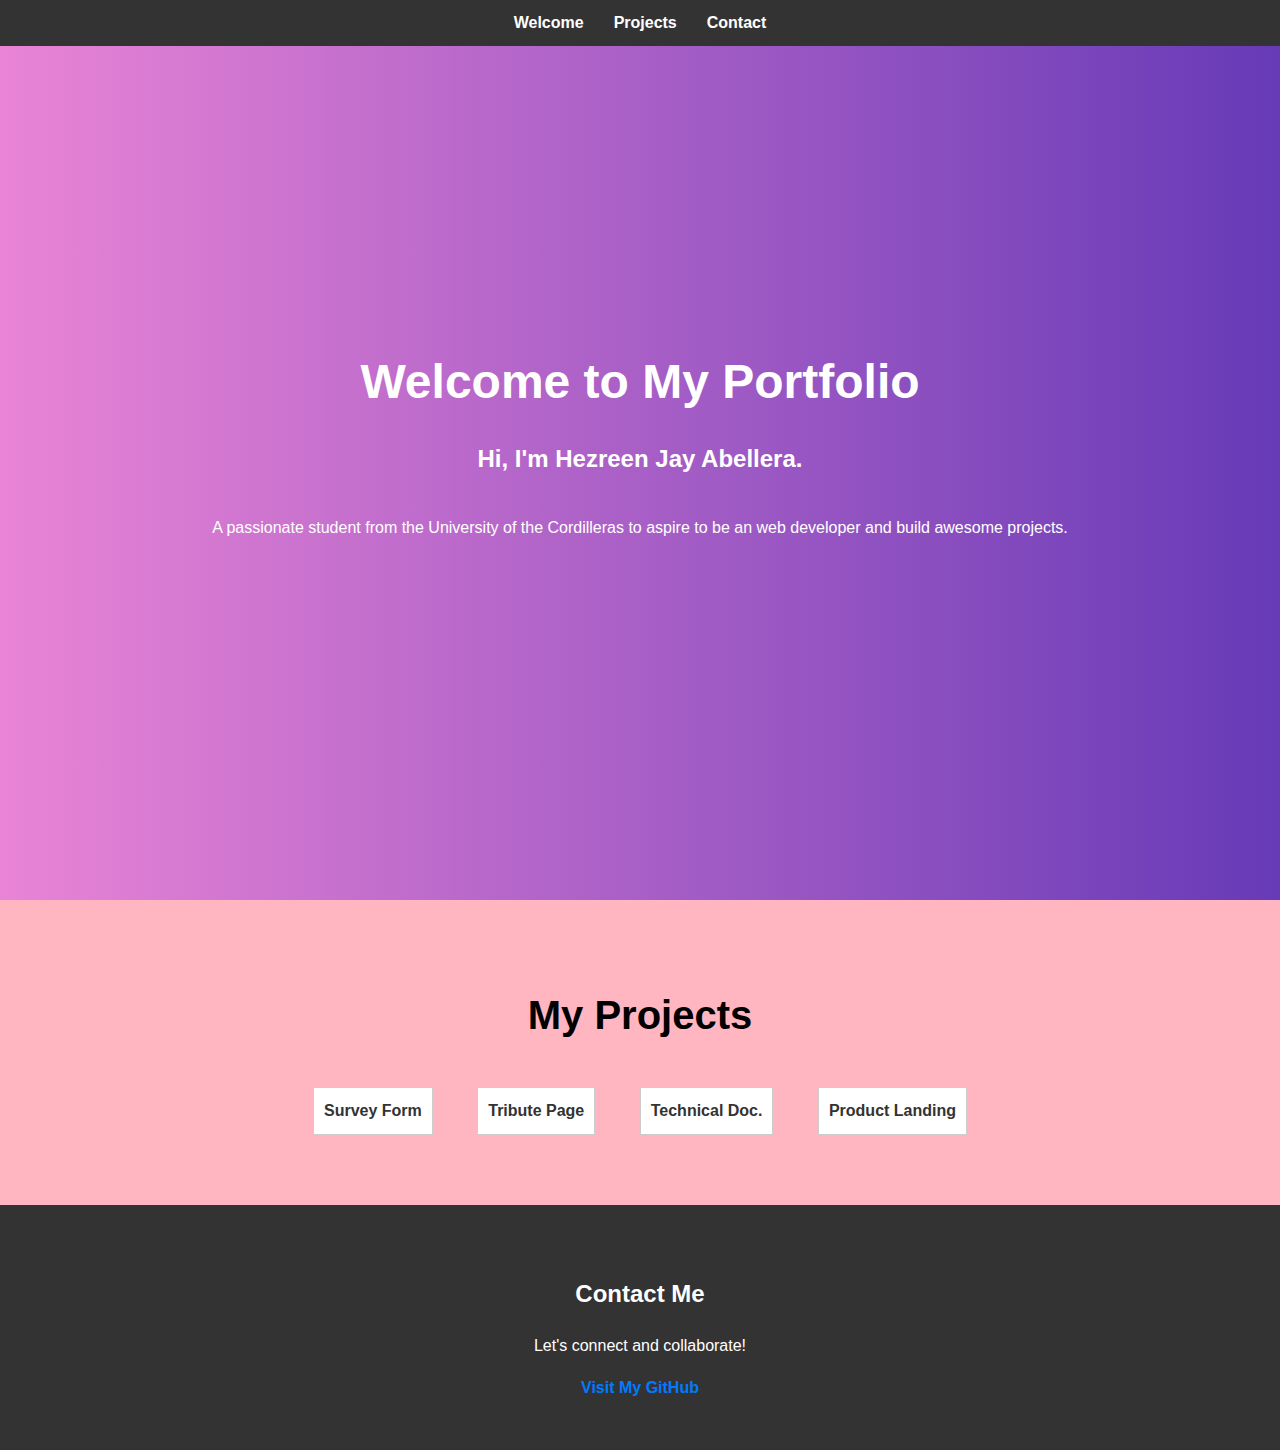
<file: portfolio/index.html>
<!DOCTYPE html>
<html lang="en">
<head>
  <meta charset="UTF-8">
  <meta name="viewport" content="width=device-width, initial-scale=1.0">
  <title>Personal Portfolio</title>
  <link rel="stylesheet" href="styles.css">
</head>
<body>
 
  <nav id="navbar">
    <ul>
      <li><a href="#welcome-section">Welcome</a></li>
      <li><a href="#projects">Projects</a></li>
      <li><a href="#contact">Contact</a></li>
    </ul>
  </nav>

  <section id="welcome-section">
    <h1>Welcome to My Portfolio</h1>
    <h2>Hi, I'm Hezreen Jay Abellera.</h2> <p>A passionate student from the University of the Cordilleras to aspire to be an web developer and build awesome projects.</p>
  </section>

  <section id="projects">
    <h2>My Projects</h2>
    <div class="project-tile">
      <a href="https://github.com/hezrn/235790213-ABELLERA/tree/main/Survey" target="_blank">Survey Form</a>
    </div>
    <div class="project-tile">
      <a href="https://github.com/hezrn/235790213-ABELLERA/tree/main/Tribute" target="_blank">Tribute Page</a>
    </div>
    <div class="project-tile">
      <a href="https://github.com/hezrn/235790213-ABELLERA/tree/main/technical%20doc" target="_blank">Technical Doc.</a>
    </div>
    <div class="project-tile">
      <a href="https://github.com/hezrn/235790213-ABELLERA/tree/main/product" target="_blank">Product Landing</a>
    </div>
  </section>
  <section id="contact">
    <h2>Contact Me</h2>
    <p>Let's connect and collaborate!</p>
    <a id="profile-link" href="https://github.com/hezrn" target="_blank">Visit My GitHub</a>
  </section>
</body>
</html>
</file>
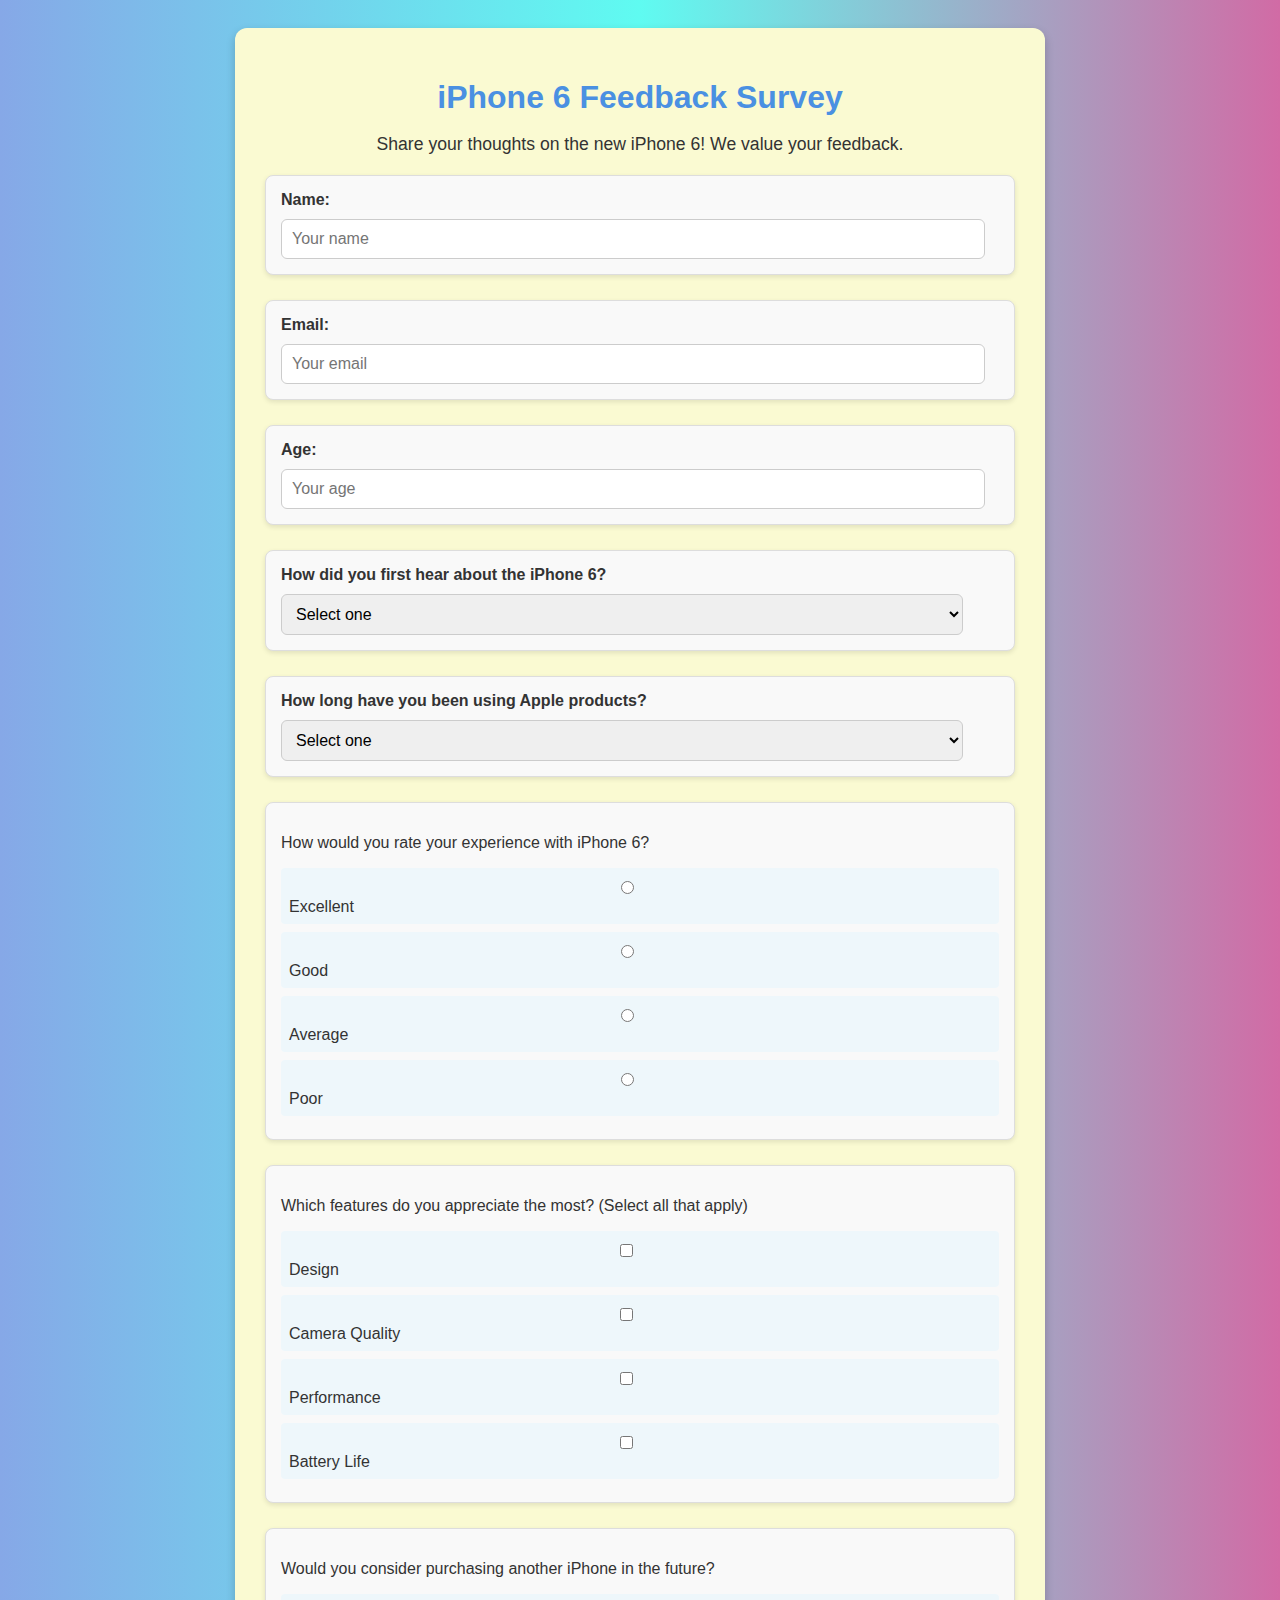
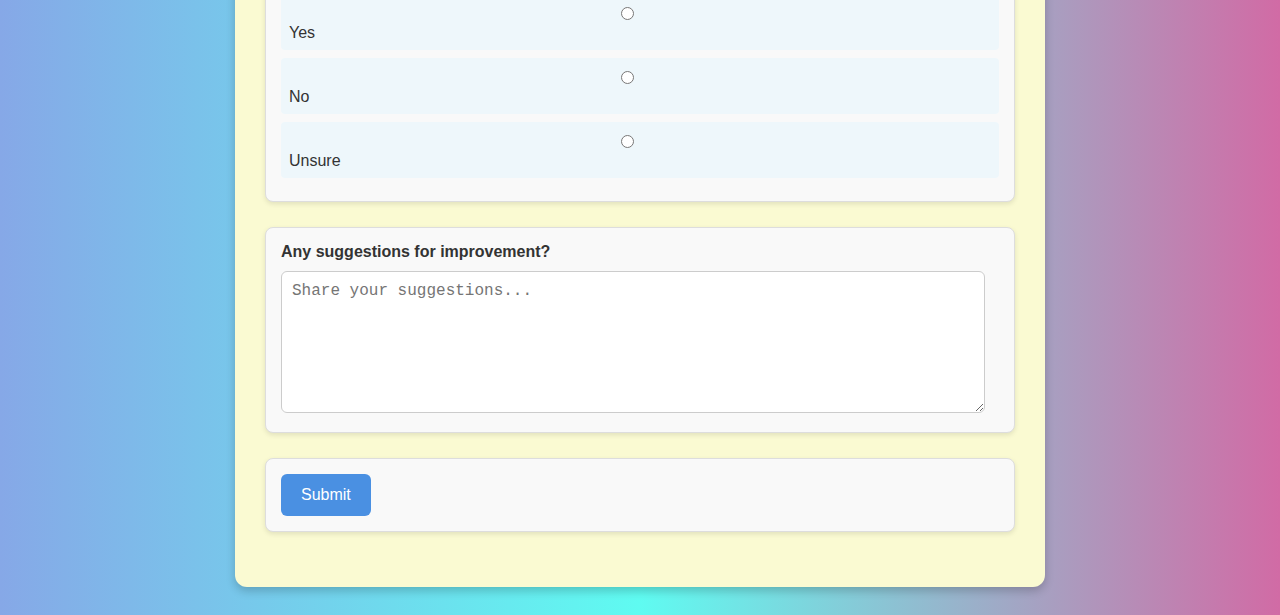
<file: Survey-form/index.html>
<!DOCTYPE html>
<html lang="en">
<head>
    <meta charset="UTF-8">
    <meta name="viewport" content="width=device-width, initial-scale=1.0">
    <title>iPhone 6 Feedback Survey</title>
    <link rel="stylesheet" href="styles.css">
</head>
<body>

    <div class="survey-container">
        <h1 id="title">iPhone 6 Feedback Survey</h1>
        <p id="description">Share your thoughts on the new iPhone 6! We value your feedback.</p>

        <form id="survey-form">
            <!-- Name Input -->
            <div class="form-group">
                <label id="name-label" for="name">Name:</label>
                <input type="text" id="name" name="name" placeholder="Your name" required>
            </div>

            <!-- Email Input -->
            <div class="form-group">
                <label id="email-label" for="email">Email:</label>
                <input type="email" id="email" name="email" placeholder="Your email" required>
            </div>

            <!-- Age Input -->
            <div class="form-group">
                <label id="number-label" for="number">Age:</label>
                <input type="number" id="number" name="age" placeholder="Your age" min="18" max="100" required>
            </div>

            <!-- Select Dropdown -->
            <div class="form-group">
                <label for="dropdown">How did you first hear about the iPhone 6?</label>
                <select id="dropdown" name="source" required>
                    <option value="" disabled selected>Select one</option>
                    <option value="social media">Social Media</option>
                    <option value="news">News/Media</option>
                    <option value="friends">Friends/Family</option>
                    <option value="advertisement">Advertisement</option>
                </select>
            </div>

            <!-- New Question - How long have you been using Apple products? -->
            <div class="form-group">
                <label for="usage">How long have you been using Apple products?</label>
                <select id="usage" name="usage">
                    <option value="" disabled selected>Select one</option>
                    <option value="less than a year">Less than a year</option>
                    <option value="1-3 years">1-3 years</option>
                    <option value="3-5 years">3-5 years</option>
                    <option value="more than 5 years">More than 5 years</option>
                </select>
            </div>

            <!-- Radio Buttons -->
            <div class="form-group">
                <p>How would you rate your experience with iPhone 6?</p>
                <label class="radio-label">
                    <input type="radio" name="experience" value="excellent" required> Excellent
                </label>
                <label class="radio-label">
                    <input type="radio" name="experience" value="good"> Good
                </label>
                <label class="radio-label">
                    <input type="radio" name="experience" value="average"> Average
                </label>
                <label class="radio-label">
                    <input type="radio" name="experience" value="poor"> Poor
                </label>
            </div>

            <!-- Checkboxes -->
            <div class="form-group">
                <p>Which features do you appreciate the most? (Select all that apply)</p>
                <label class="checkbox-label">
                    <input type="checkbox" name="features" value="design"> Design
                </label>
                <label class="checkbox-label">
                    <input type="checkbox" name="features" value="camera"> Camera Quality
                </label>
                <label class="checkbox-label">
                    <input type="checkbox" name="features" value="performance"> Performance
                </label>
                <label class="checkbox-label">
                    <input type="checkbox" name="features" value="battery"> Battery Life
                </label>
            </div>

            <!-- New Question - Purchase Decision -->
            <div class="form-group">
                <p>Would you consider purchasing another iPhone in the future?</p>
                <label class="radio-label">
                    <input type="radio" name="purchase-decision" value="yes" required> Yes
                </label>
                <label class="radio-label">
                    <input type="radio" name="purchase-decision" value="no"> No
                </label>
                <label class="radio-label">
                    <input type="radio" name="purchase-decision" value="unsure"> Unsure
                </label>
            </div>

            <!-- Text Area -->
            <div class="form-group">
                <label for="comments">Any suggestions for improvement?</label>
                <textarea id="comments" name="comments" placeholder="Share your suggestions..."></textarea>
            </div>

            <!-- Submit Button -->
            <div class="form-group">
                <button type="submit" id="submit">Submit</button>
            </div>
        </form>
    </div>

</body>
</html>
</file>
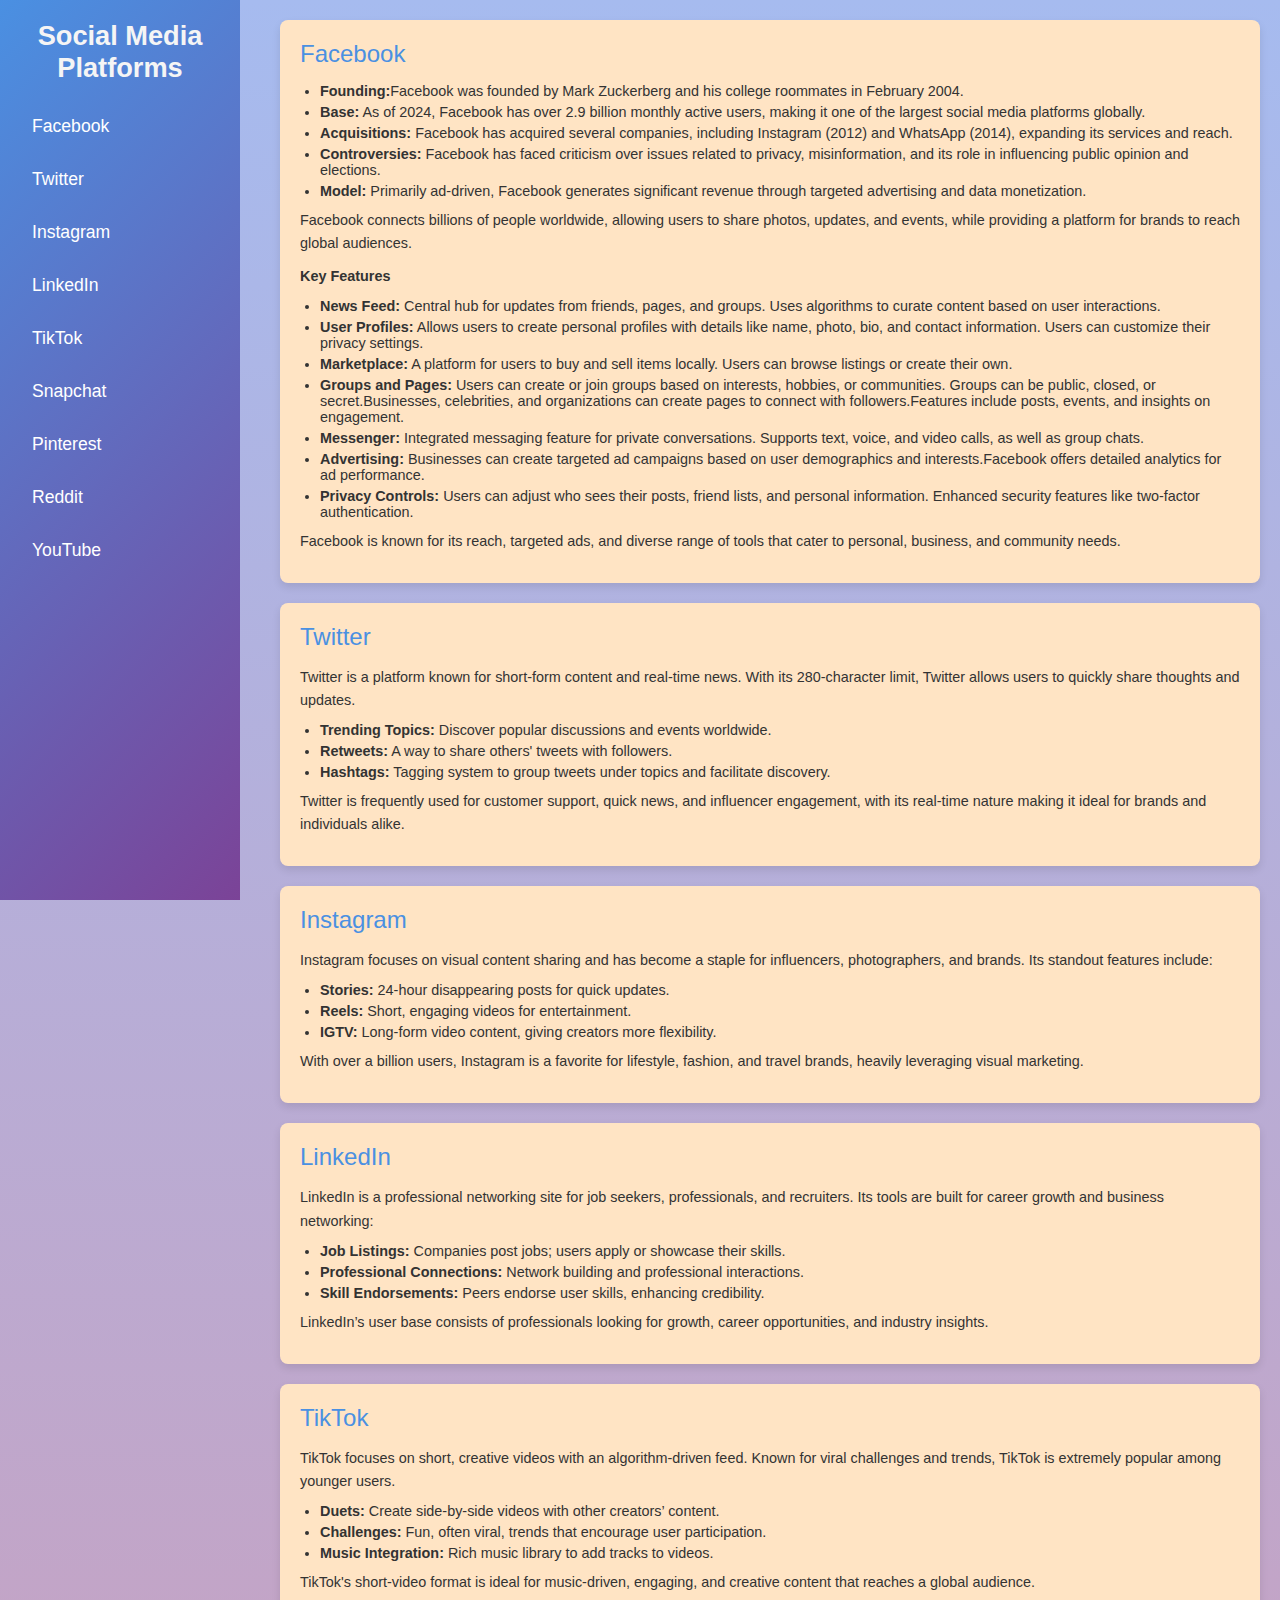
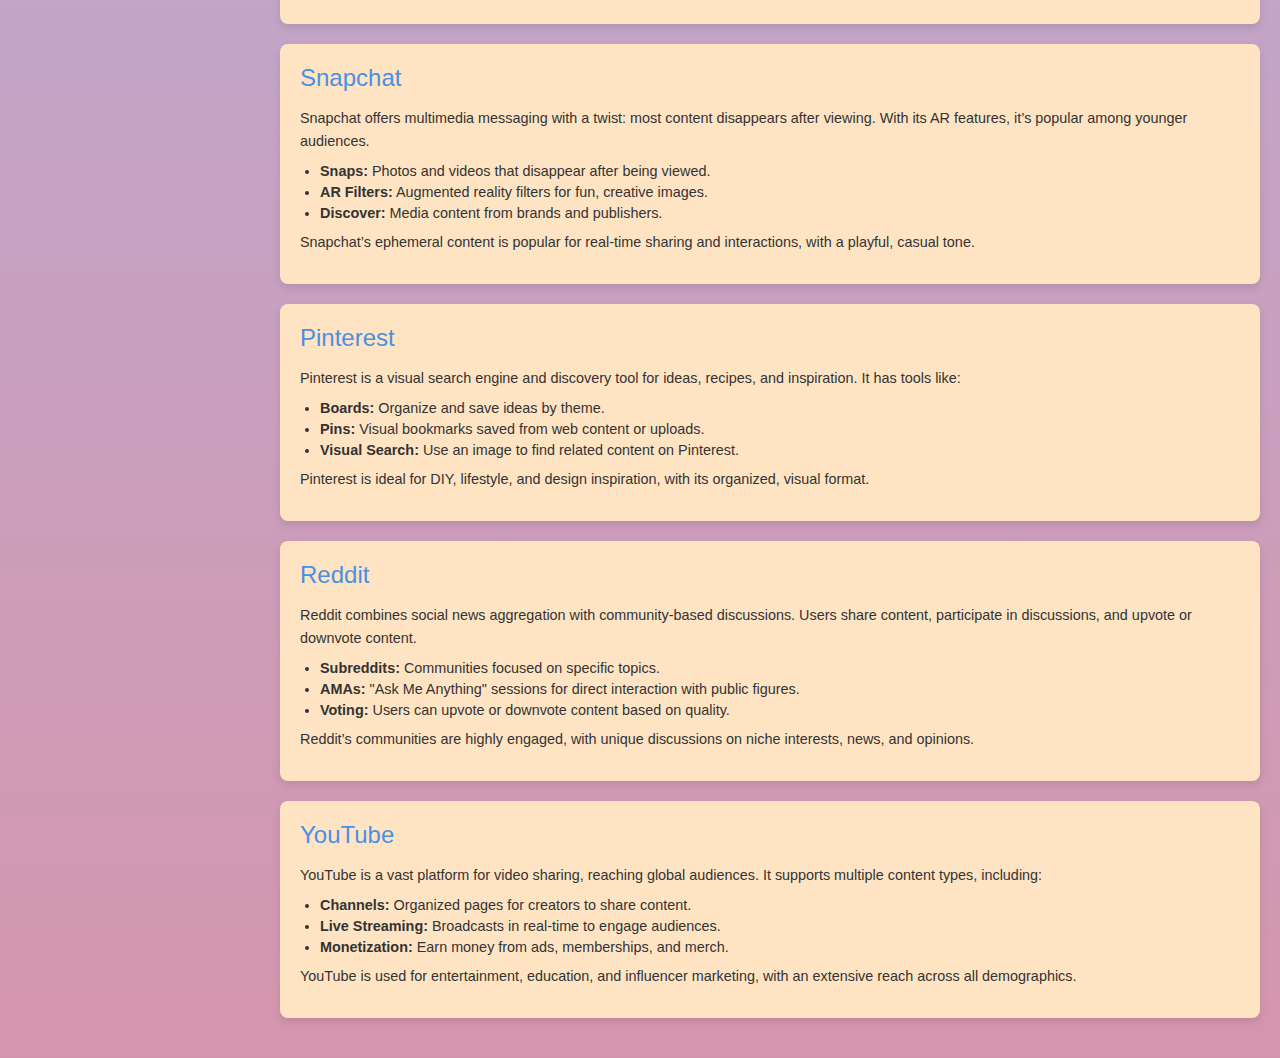
<file: Technical-doc/index.html>
<!DOCTYPE html>
<html lang="en">
<head>
  <meta charset="UTF-8">
  <meta name="viewport" content="width=device-width, initial-scale=1.0">
  <title>Social Media Platforms Documentation</title>
  <link rel="stylesheet" href="styles.css">
</head>
<body>

  <!-- Navbar -->
  <nav id="navbar">
    <header>Social Media Platforms</header>
    <a href="#Facebook" class="nav-link">Facebook</a>
    <a href="#Twitter" class="nav-link">Twitter</a>
    <a href="#Instagram" class="nav-link">Instagram</a>
    <a href="#LinkedIn" class="nav-link">LinkedIn</a>
    <a href="#TikTok" class="nav-link">TikTok</a>
    <a href="#Snapchat" class="nav-link">Snapchat</a>
    <a href="#Pinterest" class="nav-link">Pinterest</a>
    <a href="#Reddit" class="nav-link">Reddit</a>
    <a href="#YouTube" class="nav-link">YouTube</a>
  </nav>

  <!-- Main Documentation Content -->
  <main id="main-doc">
    <section id="Facebook" class="main-section">
      <header>Facebook</header>
      <ul>
        <li><strong>Founding:</strong>Facebook was founded by Mark Zuckerberg and his college roommates in February 2004.</li>
        <li><strong>Base:</strong> As of 2024, Facebook has over 2.9 billion monthly active users, making it one of the largest social media platforms globally.</li>
        <li><strong>Acquisitions:</strong> Facebook has acquired several companies, including Instagram (2012) and WhatsApp (2014), expanding its services and reach.</li>
        <li><strong> Controversies:</strong> Facebook has faced criticism over issues related to privacy, misinformation, and its role in influencing public opinion and elections.</li>
        <li><strong> Model:</strong> Primarily ad-driven, Facebook generates significant revenue through targeted advertising and data monetization.</li></ul>
        <p>Facebook connects billions of people worldwide, allowing users to share photos, updates, and events, while providing a platform for brands to reach global audiences.</p>
        <p><strong>Key Features</strong></p>
        <ul>
        <li><strong>News Feed:</strong> Central hub for updates from friends, pages, and groups. Uses algorithms to curate content based on user interactions.</li>
        <li><strong>User Profiles:</strong> Allows users to create personal profiles with details like name, photo, bio, and contact information. Users can customize their privacy settings.</li>
        <li><strong>Marketplace:</strong> A platform for users to buy and sell items locally. Users can browse listings or create their own.</li>
        <li><strong>Groups and Pages:</strong> Users can create or join groups based on interests, hobbies, or communities. Groups can be public, closed, or secret.Businesses, celebrities, and organizations can create pages to connect with followers.Features include posts, events, and insights on engagement.</li>
        <li><strong>Messenger:</strong> Integrated messaging feature for private conversations. Supports text, voice, and video calls, as well as group chats.</li>
        <li><strong>Advertising:</strong> Businesses can create targeted ad campaigns based on user demographics and interests.Facebook offers detailed analytics for ad performance.</li>
        <li><strong>Privacy Controls:</strong> Users can adjust who sees their posts, friend lists, and personal information. Enhanced security features like two-factor authentication.</li>
    </ul>
      <p>Facebook is known for its reach, targeted ads, and diverse range of tools that cater to personal, business, and community needs.</p>
    </section>

    <section id="Twitter" class="main-section">
      <header>Twitter</header>
      <p>Twitter is a platform known for short-form content and real-time news. With its 280-character limit, Twitter allows users to quickly share thoughts and updates.</p>
      <ul>
        <li><strong>Trending Topics:</strong> Discover popular discussions and events worldwide.</li>
        <li><strong>Retweets:</strong> A way to share others' tweets with followers.</li>
        <li><strong>Hashtags:</strong> Tagging system to group tweets under topics and facilitate discovery.</li>
      </ul>
      <p>Twitter is frequently used for customer support, quick news, and influencer engagement, with its real-time nature making it ideal for brands and individuals alike.</p>
    </section>

    <section id="Instagram" class="main-section">
      <header>Instagram</header>
      <p>Instagram focuses on visual content sharing and has become a staple for influencers, photographers, and brands. Its standout features include:</p>
      <ul>
        <li><strong>Stories:</strong> 24-hour disappearing posts for quick updates.</li>
        <li><strong>Reels:</strong> Short, engaging videos for entertainment.</li>
        <li><strong>IGTV:</strong> Long-form video content, giving creators more flexibility.</li>
      </ul>
      <p>With over a billion users, Instagram is a favorite for lifestyle, fashion, and travel brands, heavily leveraging visual marketing.</p>
    </section>

    <section id="LinkedIn" class="main-section">
      <header>LinkedIn</header>
      <p>LinkedIn is a professional networking site for job seekers, professionals, and recruiters. Its tools are built for career growth and business networking:</p>
      <ul>
        <li><strong>Job Listings:</strong> Companies post jobs; users apply or showcase their skills.</li>
        <li><strong>Professional Connections:</strong> Network building and professional interactions.</li>
        <li><strong>Skill Endorsements:</strong> Peers endorse user skills, enhancing credibility.</li>
      </ul>
      <p>LinkedIn’s user base consists of professionals looking for growth, career opportunities, and industry insights.</p>
    </section>

    <section id="TikTok" class="main-section">
      <header>TikTok</header>
      <p>TikTok focuses on short, creative videos with an algorithm-driven feed. Known for viral challenges and trends, TikTok is extremely popular among younger users.</p>
      <ul>
        <li><strong>Duets:</strong> Create side-by-side videos with other creators’ content.</li>
        <li><strong>Challenges:</strong> Fun, often viral, trends that encourage user participation.</li>
        <li><strong>Music Integration:</strong> Rich music library to add tracks to videos.</li>
      </ul>
      <p>TikTok's short-video format is ideal for music-driven, engaging, and creative content that reaches a global audience.</p>
    </section>

    <section id="Snapchat" class="main-section">
      <header>Snapchat</header>
      <p>Snapchat offers multimedia messaging with a twist: most content disappears after viewing. With its AR features, it’s popular among younger audiences.</p>
      <ul>
        <li><strong>Snaps:</strong> Photos and videos that disappear after being viewed.</li>
        <li><strong>AR Filters:</strong> Augmented reality filters for fun, creative images.</li>
        <li><strong>Discover:</strong> Media content from brands and publishers.</li>
      </ul>
      <p>Snapchat’s ephemeral content is popular for real-time sharing and interactions, with a playful, casual tone.</p>
    </section>

    <section id="Pinterest" class="main-section">
      <header>Pinterest</header>
      <p>Pinterest is a visual search engine and discovery tool for ideas, recipes, and inspiration. It has tools like:</p>
      <ul>
        <li><strong>Boards:</strong> Organize and save ideas by theme.</li>
        <li><strong>Pins:</strong> Visual bookmarks saved from web content or uploads.</li>
        <li><strong>Visual Search:</strong> Use an image to find related content on Pinterest.</li>
      </ul>
      <p>Pinterest is ideal for DIY, lifestyle, and design inspiration, with its organized, visual format.</p>
    </section>

    <section id="Reddit" class="main-section">
      <header>Reddit</header>
      <p>Reddit combines social news aggregation with community-based discussions. Users share content, participate in discussions, and upvote or downvote content.</p>
      <ul>
        <li><strong>Subreddits:</strong> Communities focused on specific topics.</li>
        <li><strong>AMAs:</strong> "Ask Me Anything" sessions for direct interaction with public figures.</li>
        <li><strong>Voting:</strong> Users can upvote or downvote content based on quality.</li>
      </ul>
      <p>Reddit’s communities are highly engaged, with unique discussions on niche interests, news, and opinions.</p>
    </section>

    <section id="YouTube" class="main-section">
      <header>YouTube</header>
      <p>YouTube is a vast platform for video sharing, reaching global audiences. It supports multiple content types, including:</p>
      <ul>
        <li><strong>Channels:</strong> Organized pages for creators to share content.</li>
        <li><strong>Live Streaming:</strong> Broadcasts in real-time to engage audiences.</li>
        <li><strong>Monetization:</strong> Earn money from ads, memberships, and merch.</li>
      </ul>
      <p>YouTube is used for entertainment, education, and influencer marketing, with an extensive reach across all demographics.</p>
    </section>
  </main>
</body>
</html>
</file>
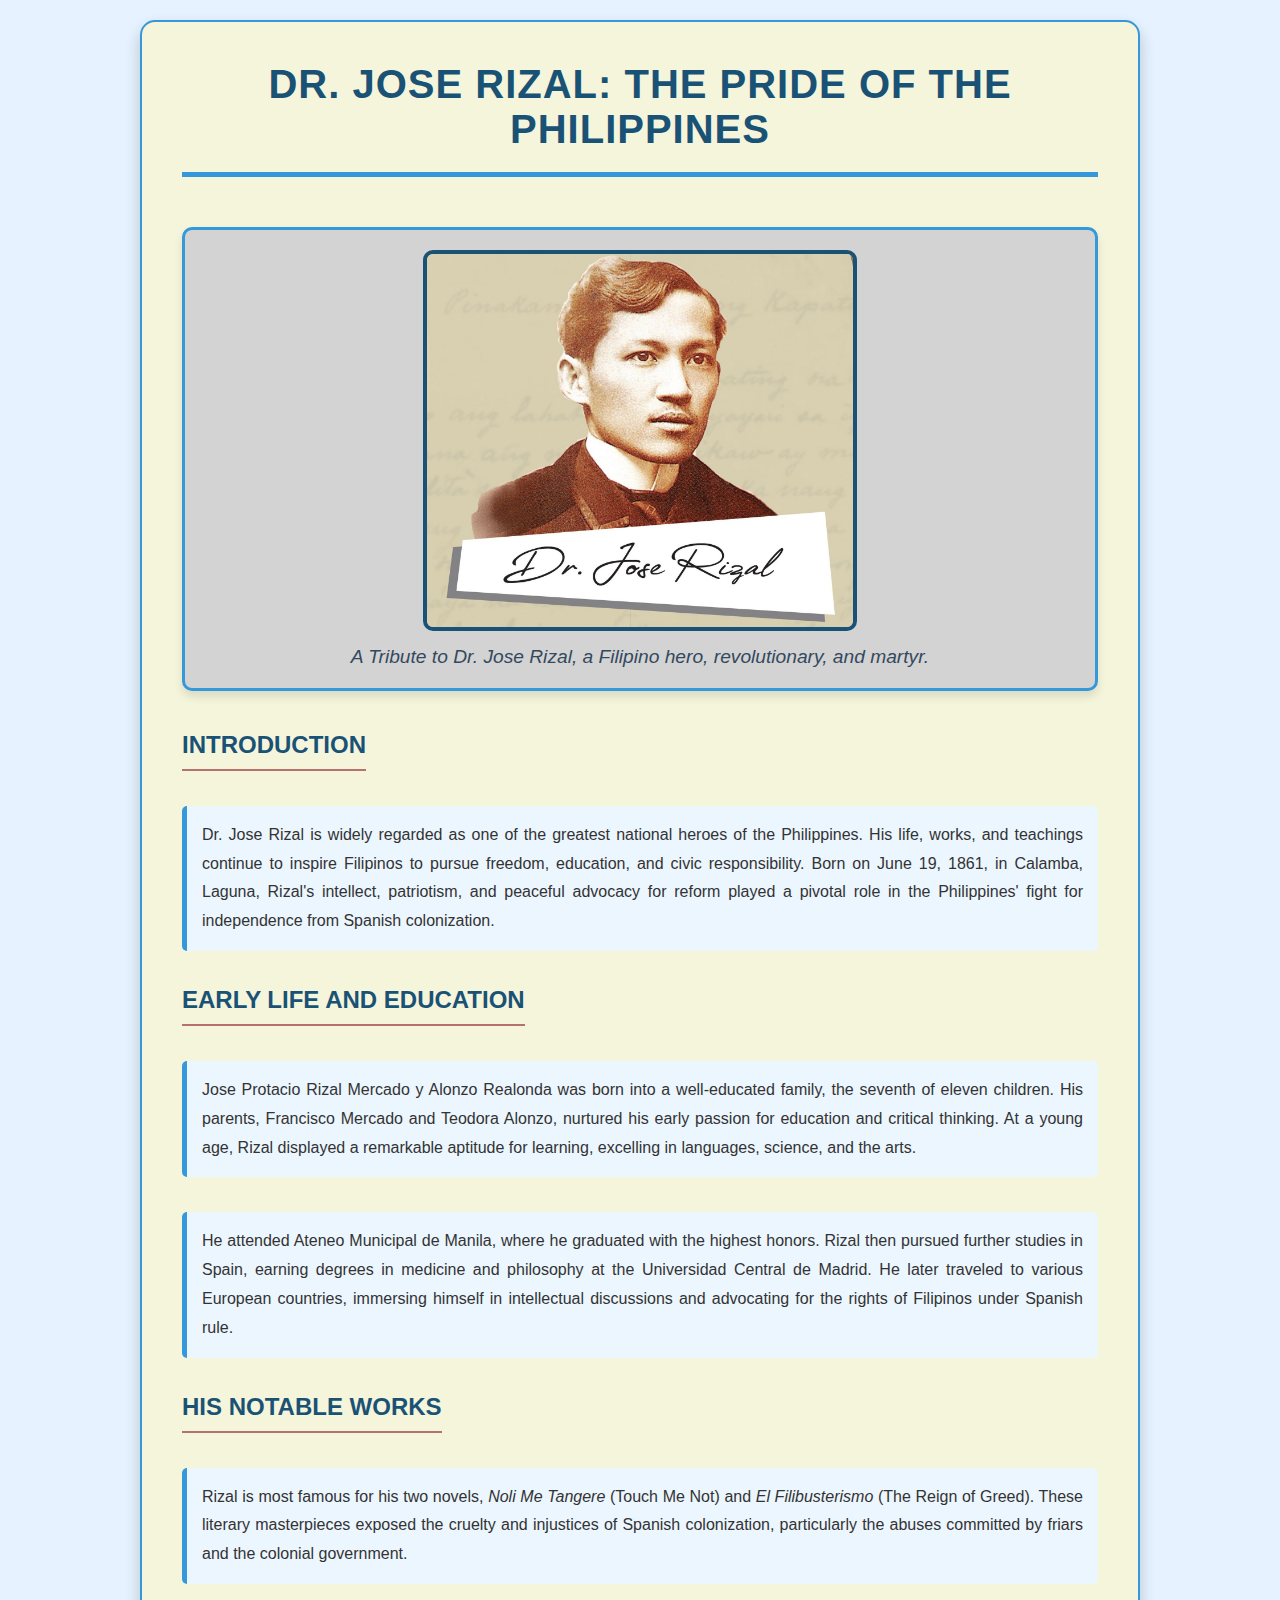
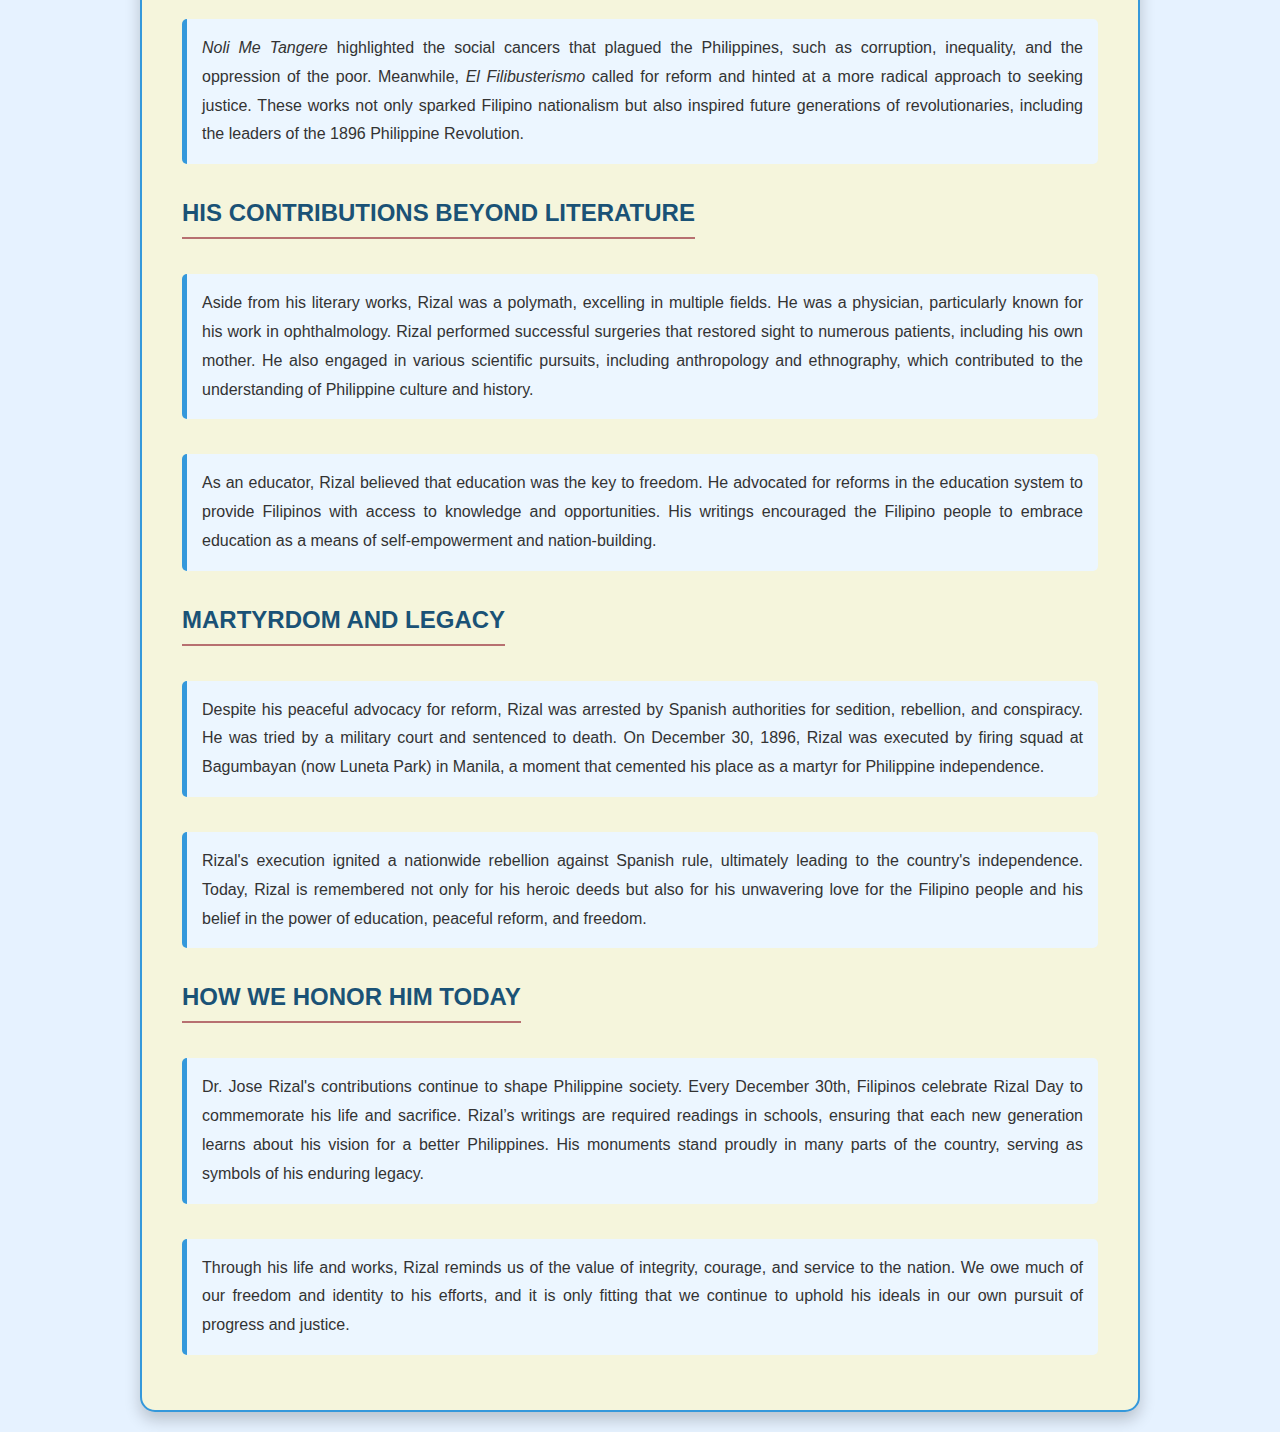
<file: Tribute/index.html>
<!DOCTYPE html>
<html lang="en">
<head>
    <meta charset="UTF-8">
    <meta name="viewport" content="width=device-width, initial-scale=1.0">
    <title>Dr. Jose Rizal - A Tribute</title>
    <link rel="stylesheet" href="styles.css">
</head>
<body>
    <main id="main">
        <section id="tribute-content">
            <h1 id="title">Dr. Jose Rizal: The Pride of the Philippines</h1>
            <figure id="img-div">
                <img id="image" src="joserizal.jpg" alt="Dr. Jose Rizal">
                <figcaption id="img-caption">A Tribute to Dr. Jose Rizal, a Filipino hero, revolutionary, and martyr.</figcaption>
            </figure>
            
            <div id="tribute-info">
                <h2>Introduction</h2>
                <p>
                    Dr. Jose Rizal is widely regarded as one of the greatest national heroes of the Philippines. His life, works, and teachings continue to inspire Filipinos to pursue freedom, education, and civic responsibility. Born on June 19, 1861, in Calamba, Laguna, Rizal's intellect, patriotism, and peaceful advocacy for reform played a pivotal role in the Philippines' fight for independence from Spanish colonization.
                </p>
                
                <h2>Early Life and Education</h2>
                <p>
                    Jose Protacio Rizal Mercado y Alonzo Realonda was born into a well-educated family, the seventh of eleven children. His parents, Francisco Mercado and Teodora Alonzo, nurtured his early passion for education and critical thinking. At a young age, Rizal displayed a remarkable aptitude for learning, excelling in languages, science, and the arts.
                </p>
                <p>
                    He attended Ateneo Municipal de Manila, where he graduated with the highest honors. Rizal then pursued further studies in Spain, earning degrees in medicine and philosophy at the Universidad Central de Madrid. He later traveled to various European countries, immersing himself in intellectual discussions and advocating for the rights of Filipinos under Spanish rule.
                </p>
                
                <h2>His Notable Works</h2>
                <p>
                    Rizal is most famous for his two novels, <i>Noli Me Tangere</i> (Touch Me Not) and <i>El Filibusterismo</i> (The Reign of Greed). These literary masterpieces exposed the cruelty and injustices of Spanish colonization, particularly the abuses committed by friars and the colonial government. 
                </p>
                <p>
                    <i>Noli Me Tangere</i> highlighted the social cancers that plagued the Philippines, such as corruption, inequality, and the oppression of the poor. Meanwhile, <i>El Filibusterismo</i> called for reform and hinted at a more radical approach to seeking justice. These works not only sparked Filipino nationalism but also inspired future generations of revolutionaries, including the leaders of the 1896 Philippine Revolution.
                </p>

                <h2>His Contributions Beyond Literature</h2>
                <p>
                    Aside from his literary works, Rizal was a polymath, excelling in multiple fields. He was a physician, particularly known for his work in ophthalmology. Rizal performed successful surgeries that restored sight to numerous patients, including his own mother. He also engaged in various scientific pursuits, including anthropology and ethnography, which contributed to the understanding of Philippine culture and history.
                </p>
                <p>
                    As an educator, Rizal believed that education was the key to freedom. He advocated for reforms in the education system to provide Filipinos with access to knowledge and opportunities. His writings encouraged the Filipino people to embrace education as a means of self-empowerment and nation-building.
                </p>

                <h2>Martyrdom and Legacy</h2>
                <p>
                    Despite his peaceful advocacy for reform, Rizal was arrested by Spanish authorities for sedition, rebellion, and conspiracy. He was tried by a military court and sentenced to death. On December 30, 1896, Rizal was executed by firing squad at Bagumbayan (now Luneta Park) in Manila, a moment that cemented his place as a martyr for Philippine independence.
                </p>
                <p>
                    Rizal's execution ignited a nationwide rebellion against Spanish rule, ultimately leading to the country's independence. Today, Rizal is remembered not only for his heroic deeds but also for his unwavering love for the Filipino people and his belief in the power of education, peaceful reform, and freedom.
                </p>

                <h2>How We Honor Him Today</h2>
                <p>
                    Dr. Jose Rizal's contributions continue to shape Philippine society. Every December 30th, Filipinos celebrate Rizal Day to commemorate his life and sacrifice. Rizal’s writings are required readings in schools, ensuring that each new generation learns about his vision for a better Philippines. His monuments stand proudly in many parts of the country, serving as symbols of his enduring legacy.
                </p>
                <p>
                    Through his life and works, Rizal reminds us of the value of integrity, courage, and service to the nation. We owe much of our freedom and identity to his efforts, and it is only fitting that we continue to uphold his ideals in our own pursuit of progress and justice.
                </p>
            </div>
        </section>
    </main>
</body>
</html>
</file>
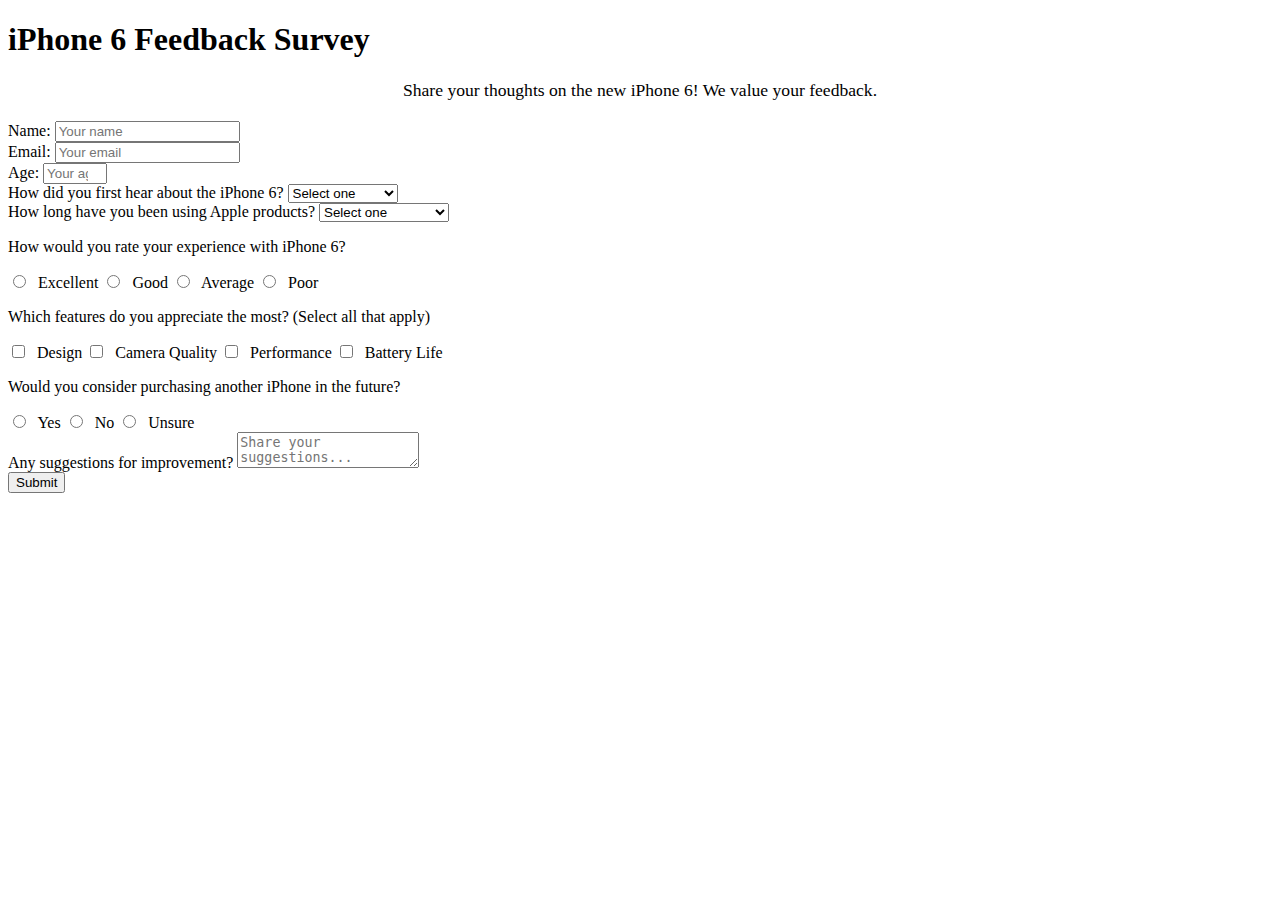
<file: Surveyf/surveyform.html>
<!DOCTYPE html>
<html lang="en">
<head>
    <meta charset="UTF-8">
    <meta name="viewport" content="width=device-width, initial-scale=1.0">
    <title>iPhone 6 Feedback Survey</title>
    <link rel="stylesheet" href="surveyform.css">
</head>
<body>

    <div class="survey-container">
        <h1 id="title">iPhone 6 Feedback Survey</h1>
        <p id="description">Share your thoughts on the new iPhone 6! We value your feedback.</p>

        <form id="survey-form">
            <!-- Name Input -->
            <div class="form-group">
                <label id="name-label" for="name">Name:</label>
                <input type="text" id="name" name="name" placeholder="Your name" required>
            </div>

            <!-- Email Input -->
            <div class="form-group">
                <label id="email-label" for="email">Email:</label>
                <input type="email" id="email" name="email" placeholder="Your email" required>
            </div>

            <!-- Age Input -->
            <div class="form-group">
                <label id="number-label" for="number">Age:</label>
                <input type="number" id="number" name="age" placeholder="Your age" min="18" max="100" required>
            </div>

            <!-- Select Dropdown -->
            <div class="form-group">
                <label for="dropdown">How did you first hear about the iPhone 6?</label>
                <select id="dropdown" name="source" required>
                    <option value="" disabled selected>Select one</option>
                    <option value="social media">Social Media</option>
                    <option value="news">News/Media</option>
                    <option value="friends">Friends/Family</option>
                    <option value="advertisement">Advertisement</option>
                </select>
            </div>

            <!-- New Question - How long have you been using Apple products? -->
            <div class="form-group">
                <label for="usage">How long have you been using Apple products?</label>
                <select id="usage" name="usage">
                    <option value="" disabled selected>Select one</option>
                    <option value="less than a year">Less than a year</option>
                    <option value="1-3 years">1-3 years</option>
                    <option value="3-5 years">3-5 years</option>
                    <option value="more than 5 years">More than 5 years</option>
                </select>
            </div>

            <!-- Radio Buttons -->
            <div class="form-group">
                <p>How would you rate your experience with iPhone 6?</p>
                <label class="radio-label">
                    <input type="radio" name="experience" value="excellent" required> Excellent
                </label>
                <label class="radio-label">
                    <input type="radio" name="experience" value="good"> Good
                </label>
                <label class="radio-label">
                    <input type="radio" name="experience" value="average"> Average
                </label>
                <label class="radio-label">
                    <input type="radio" name="experience" value="poor"> Poor
                </label>
            </div>

            <!-- Checkboxes -->
            <div class="form-group">
                <p>Which features do you appreciate the most? (Select all that apply)</p>
                <label class="checkbox-label">
                    <input type="checkbox" name="features" value="design"> Design
                </label>
                <label class="checkbox-label">
                    <input type="checkbox" name="features" value="camera"> Camera Quality
                </label>
                <label class="checkbox-label">
                    <input type="checkbox" name="features" value="performance"> Performance
                </label>
                <label class="checkbox-label">
                    <input type="checkbox" name="features" value="battery"> Battery Life
                </label>
            </div>

            <!-- New Question - Purchase Decision -->
            <div class="form-group">
                <p>Would you consider purchasing another iPhone in the future?</p>
                <label class="radio-label">
                    <input type="radio" name="purchase-decision" value="yes" required> Yes
                </label>
                <label class="radio-label">
                    <input type="radio" name="purchase-decision" value="no"> No
                </label>
                <label class="radio-label">
                    <input type="radio" name="purchase-decision" value="unsure"> Unsure
                </label>
            </div>

            <!-- Text Area -->
            <div class="form-group">
                <label for="comments">Any suggestions for improvement?</label>
                <textarea id="comments" name="comments" placeholder="Share your suggestions..."></textarea>
            </div>

            <!-- Submit Button -->
            <div class="form-group">
                <button type="submit" id="submit">Submit</button>
            </div>
        </form>
    </div>

</body>
</html>
</file>
<file: portfolio/styles.css>
body {
  margin: 0;
  font-family: Arial, sans-serif;
  line-height: 1.6;
}

#navbar {
  position: fixed;
  top: 0;
  width: 100%;
  background: #333;
  color: white;
  padding: 10px 0;
  z-index: 1000;
}

#navbar ul {
  list-style: none;
  margin: 0;
  padding: 0;
  display: flex;
  justify-content: center;
}

#navbar li {
  margin: 0 15px;
}

#navbar a {
  color: white;
  text-decoration: none;
  font-weight: bold;
}

#navbar a:hover {
  text-decoration: underline;
}

#welcome-section {
  height: 100vh;
  display: flex;
  flex-direction: column;
  justify-content: center;
  align-items: center;
  background: linear-gradient(90deg, #e984d6, #673ab7);
  color: white;
  text-align: center;
}

#welcome-section h1 {
  margin: 0;
  font-size: 3rem;
}

#projects {
  padding: 50px;
  background: lightpink;
  text-align: center;
}

#projects h2 {
  font-size: 2.5rem;
  margin-bottom: 20px;
}

.project-tile {
  margin: 20px;
  padding: 10px;
  border: 1px solid #ccc;
  background: #fff;
  display: inline-block;
}

.project-tile a {
  text-decoration: none;
  color: #333;
  font-weight: bold;
}

.project-tile a:hover {
  color: #007bff;
}

#contact {
  padding: 50px;
  background: #333;
  color: white;
  text-align: center;
}

#contact a {
  color: #007bff;
  text-decoration: none;
  font-weight: bold;
}

#contact a:hover {
  text-decoration: underline;
}

@media (max-width: 768px) {
  #navbar ul {
    flex-direction: column;
  }

  .project-tile {
    width: 90%;
    margin: 10px auto;
  }
}
</file>
<file: Survey-form/styles.css>
body {
  font-family: 'Arial', sans-serif;
  background: linear-gradient(to right, #86A8E7, #5FFBF1, #D16BA5);
  padding: 20px;
  color: #333;
}

.survey-container {
  background-color: lightgoldenrodyellow;
  max-width: 750px;
  margin: 0 auto;
  padding: 30px;
  border-radius: 12px;
  box-shadow: 0 4px 10px rgba(0, 0, 0, 0.2);
}

h1 {
  color: #4a90e2;
  text-align: center;
  margin-bottom: 10px;
}

#description {
  text-align: center;
  font-size: 1.1em;
  margin-bottom: 20px;
}

.form-group {
  margin-bottom: 25px;
  padding: 15px;
  border: 1px solid #ddd;
  border-radius: 8px;
  background-color: #f9f9f9;
  box-shadow: 0 2px 5px rgba(0, 0, 0, 0.1);
}

label {
  display: block;
  margin-bottom: 5px;
  font-weight: bold;
  color: #333;
}

input, select, textarea {
  width: 95%;
  padding: 10px;
  margin-top: 5px;
  border: 1px solid #ccc;
  border-radius: 6px;
  font-size: 16px;
}

.radio-label, .checkbox-label {
  display: block;
  margin-bottom: 8px;
  font-weight: normal;
  cursor: pointer;
  background-color: #eef7fb;
  padding: 8px;
  border-radius: 4px;
  transition: background-color 0.3s ease;
}

.radio-label:hover, .checkbox-label:hover {
  background-color: #d8ecf6;
}

button {
  background-color: #4a90e2;
  color: white;
  padding: 12px 20px;
  border: none;
  border-radius: 6px;
  font-size: 16px;
  cursor: pointer;
  transition: background-color 0.3s ease;
}

button:hover {
  background-color: #357ABD;
}

textarea {
  resize: vertical;
  height: 120px;
}

input[type="radio"], input[type="checkbox"] {
  margin-right: 8px;
}
</file>
<file: Tribute/styles.css>
* {
    box-sizing: border-box;
    margin: 0;
    padding: 0;
}

body {
    font-family: 'Arial', sans-serif;
    background-color: #e6f2ff;
    padding: 20px;
    color: #333;
}

/* Main container styling */
#main {
    max-width: 1000px;
    margin: 0 auto;
    background-color: beige;
    border-radius: 15px;
    padding: 40px;
    box-shadow: 0 8px 16px rgba(0, 0, 0, 0.2);
    border: 2px solid #3498db;
}

/* Title styling */
#title {
    text-align: center;
    color: #1a5276;
    font-size: 2.5em;
    margin-bottom: 30px;
    text-transform: uppercase;
    letter-spacing: 1px;
    padding-bottom: 20px;
    border-bottom: 5px solid #3498db;
}

/* Flexbox layout for sections */
#tribute-content {
    display: flex;
    flex-wrap: wrap;
    justify-content: space-between;
    gap: 20px;
}

#img-div {
    flex: 1 1 100%;
    text-align: center;
    margin-bottom: 20px;
    border-radius: 10px;
    border: 3px solid #3498db;
    background-color: lightgrey;
    padding: 20px;
    box-shadow: 0 6px 10px rgba(0, 0, 0, 0.1);
}

/* Image styling */
#image {
    max-width: 50%;
    height: auto;
    display: block;
    margin: 0 auto;
    border-radius: 10px;
    border: 4px solid #1a5276;
}

/* Image caption styling */
#img-caption {
    margin-top: 15px;
    font-size: 1.2em;
    color: #34495e;
    font-style: italic;
    text-align: center;
}

/* Left and right box layout for text sections */
#tribute-info {
    display: flex;
    flex-wrap: wrap;
    gap: 20px;
}

#tribute-info div {
    flex: 1 1 calc(50% - 30px);
    background-color: #495b6a;
    padding: 20px;
    border-radius: 10px;
    border: 2px solid #1a5276;
    box-shadow: 0 6px 12px rgba(0, 0, 0, 0.1);
    margin-bottom: 20px;
}

/* Section headers inside tribute info */
#tribute-info h2 {
    color: #1a5276;
    font-size: 1.5em;
    margin-bottom: 15px;
    padding-bottom: 10px;
    border-bottom: 2px solid #b77070;
    text-transform: uppercase;
    text-align: left;
}

/* Paragraph styling */
#tribute-info p {
    margin-bottom: 15px;
    line-height: 1.8;
    font-size: 1em;
    text-align: justify;
    background-color: #ecf6ff;
    padding: 15px;
    border-left: 5px solid #3498db;
    border-radius: 5px;
}


#tribute-link:hover {
    background-color: #1a5276;
    box-shadow: 0 8px 16px rgba(0, 0, 0, 0.3);
}
</file>
<file: Surveyf/surveyform.css>
<<<<<<< HEAD
/* General styles */
=======

>>>>>>> b5e410dd76d21da19f36b881351c14b2496b35f0
body {
    font-family: 'Arial', sans-serif;
    background: linear-gradient(to right, #86A8E7, #5FFBF1, #D16BA5);
    padding: 20px;
    color: #333;
}

<<<<<<< HEAD
/* Container styles */
=======
>>>>>>> b5e410dd76d21da19f36b881351c14b2496b35f0
.survey-container {
    background-color: lightgoldenrodyellow;
    max-width: 750px;
    margin: 0 auto;
    padding: 30px;
    border-radius: 12px;
    box-shadow: 0 4px 10px rgba(0, 0, 0, 0.2);
}

<<<<<<< HEAD
/* Title and description */
=======
>>>>>>> b5e410dd76d21da19f36b881351c14b2496b35f0
h1 {
    color: #4a90e2;
    text-align: center;
    margin-bottom: 10px;
}

#description {
    text-align: center;
    font-size: 1.1em;
    margin-bottom: 20px;
}

<<<<<<< HEAD
/* Form group styling */
=======
>>>>>>> b5e410dd76d21da19f36b881351c14b2496b35f0
.form-group {
    margin-bottom: 25px;
    padding: 15px;
    border: 1px solid #ddd;
    border-radius: 8px;
    background-color: #f9f9f9;
    box-shadow: 0 2px 5px rgba(0, 0, 0, 0.1);
}

<<<<<<< HEAD
/* Labels */
=======
>>>>>>> b5e410dd76d21da19f36b881351c14b2496b35f0
label {
    display: block;
    margin-bottom: 5px;
    font-weight: bold;
    color: #333;
}

<<<<<<< HEAD
/* Inputs, Select, and Textarea styling */
=======
>>>>>>> b5e410dd76d21da19f36b881351c14b2496b35f0
input, select, textarea {
    width: 95%;
    padding: 10px;
    margin-top: 5px;
    border: 1px solid #ccc;
    border-radius: 6px;
    font-size: 16px;
}

<<<<<<< HEAD
/* Interactive Element Styles */
=======
>>>>>>> b5e410dd76d21da19f36b881351c14b2496b35f0
.radio-label, .checkbox-label {
    display: block;
    margin-bottom: 8px;
    font-weight: normal;
    cursor: pointer;
    background-color: #eef7fb;
    padding: 8px;
    border-radius: 4px;
    transition: background-color 0.3s ease;
}

.radio-label:hover, .checkbox-label:hover {
    background-color: #d8ecf6;
}

<<<<<<< HEAD
/* Button Styling */
=======
>>>>>>> b5e410dd76d21da19f36b881351c14b2496b35f0
button {
    background-color: #4a90e2;
    color: white;
    padding: 12px 20px;
    border: none;
    border-radius: 6px;
    font-size: 16px;
    cursor: pointer;
    transition: background-color 0.3s ease;
}

button:hover {
    background-color: #357ABD;
}

<<<<<<< HEAD
/* Text Area */
=======
>>>>>>> b5e410dd76d21da19f36b881351c14b2496b35f0
textarea {
    resize: vertical;
    height: 120px;
}

/* Add margin and spacing */
input[type="radio"], input[type="checkbox"] {
    margin-right: 8px;
}
</file>
<file: Technical-doc/styles.css>
/* Reset */
* {
  margin: 0;
  padding: 0;
  box-sizing: border-box;
}

body {
  font-family: Arial, sans-serif;
  background: linear-gradient(to bottom, #a6bbef, #d596ad);
  color: #333;
  font-size: 90%;
}

/* Navbar */
#navbar {
  position: fixed;
  top: 0;
  left: 0;
  width: 240px;
  height: 100%;
  background: linear-gradient(135deg, #4a90e2, #7b4397);
  color: whitesmoke;
  padding: 20px;
  overflow-y: auto;
}

#navbar header {
  font-size: 1.7rem;
  font-weight: bold;
  text-align: center;
  margin-bottom: 20px;
}

.nav-link {
  display: block;
  padding: 12px;
  color: #FFF;
  font-size: 1.1rem;
  border-radius: 4px;
  text-decoration: none;
  margin-bottom: 8px;
  transition: background 0.3s;
}

.nav-link:hover {
  background: rgba(255, 255, 255, 0.2);
}

/* Main Documentation */
#main-doc {
  margin-left: 260px; /* Account for the navbar */
  padding: 20px;
}

.main-section {
  background: bisque;
  border-radius: 8px;
  box-shadow: 0 4px 8px rgba(0, 0, 0, 0.1);
  margin-bottom: 20px;
  padding: 20px;
}

.main-section header {
  font-size: 1.5rem;
  color: #4a90e2;
  margin-bottom: 15px;
}

.main-section p {
  margin-bottom: 10px;
  line-height: 1.6;
}

.main-section ul {
  margin-left: 20px;
  margin-bottom: 10px;
}

.main-section li {
  margin-bottom: 5px;
}

/* Code Elements */
code {
  background: #f4f4f4;
  border-radius: 4px;
  padding: 2px 5px;
  font-family: 'Courier New', Courier, monospace;
}

/* Media Queries */
@media (max-width: 768px) {
  #navbar {
    width: 100%;
    height: auto;
    position: relative;
  }

  #main-doc {
    margin-left: 0;
  }

  .nav-link {
    margin: 5px 0;
  }
}

@media (max-width: 480px) {
  #navbar {
    padding: 10px;
  }

  #navbar header {
    font-size: 1.4rem;
  }

  .nav-link {
    font-size: 1rem;
  }

  .main-section header {
    font-size: 1.3rem;
  }
}
</file>
